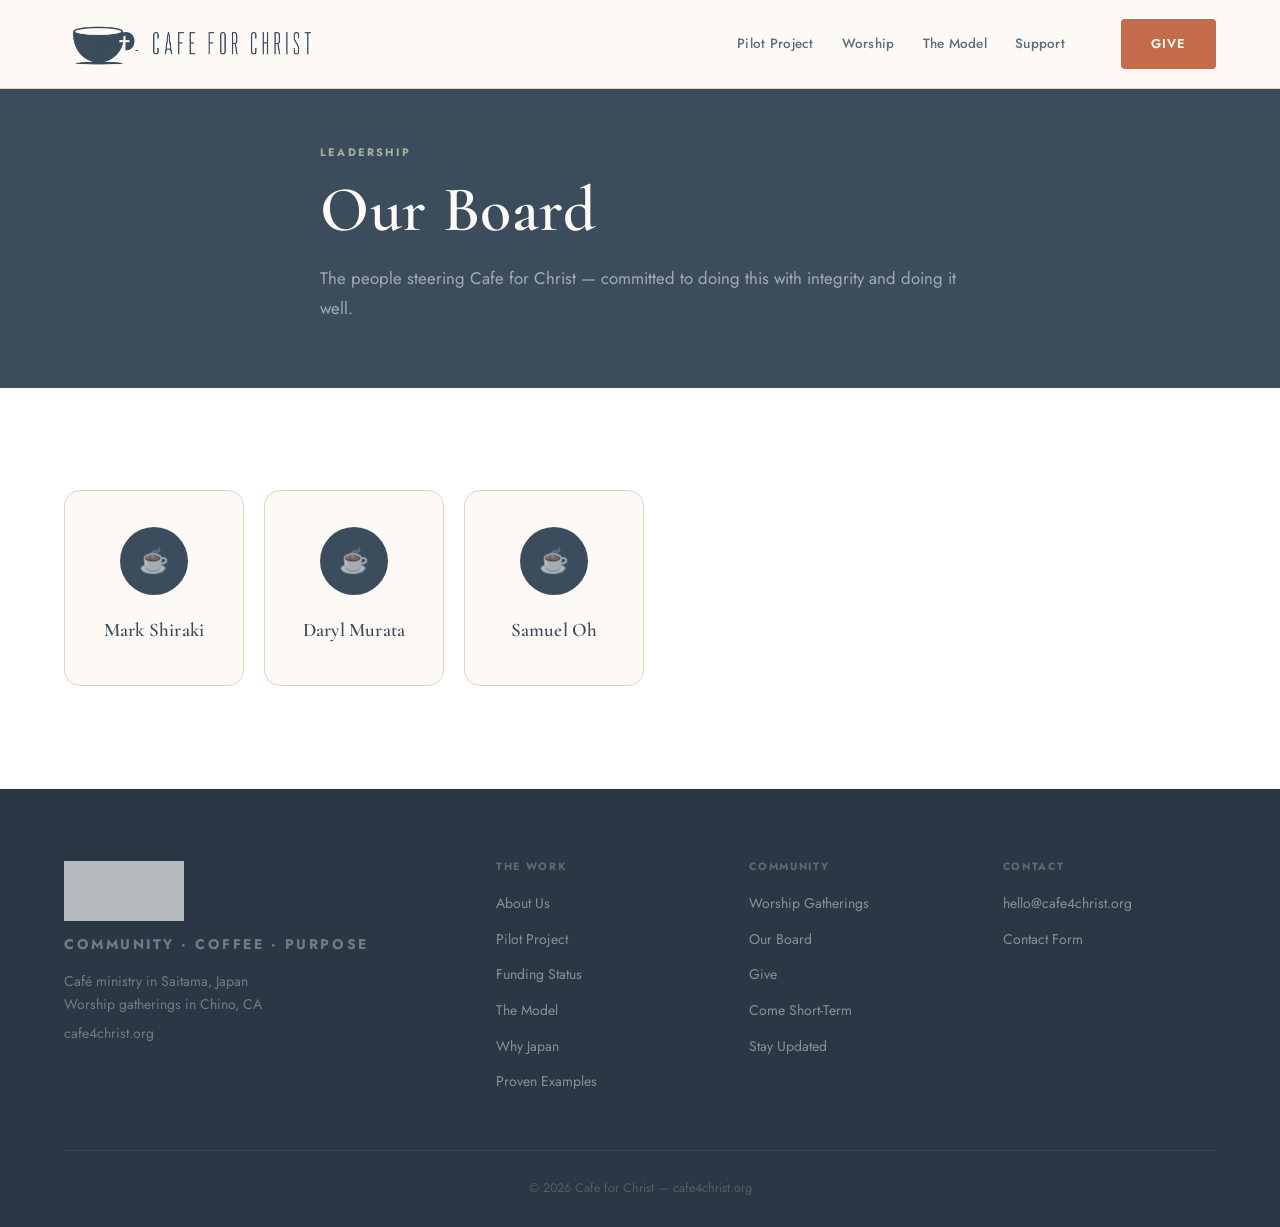
<file: board.html>
<!DOCTYPE html>
<html lang="en">
<head>
  <meta charset="UTF-8" />
  <meta name="viewport" content="width=device-width, initial-scale=1.0" />
  <meta name="description" content="Meet the board of Cafe for Christ — the people steering café ministry in Saitama, Japan." />
  <title>Our Board — Cafe for Christ</title>
  <link rel="icon" type="image/png" href="favicon.png" />
  <link rel="preconnect" href="https://fonts.googleapis.com" />
  <link rel="preconnect" href="https://fonts.gstatic.com" crossorigin />
  <link href="https://fonts.googleapis.com/css2?family=Cormorant+Garamond:ital,wght@0,400;0,500;0,600;0,700;1,400&family=Jost:wght@300;400;500;600;700&display=swap" rel="stylesheet" />
  <link rel="stylesheet" href="css/style.css" />
</head>
<body>

  <!-- ========== NAVIGATION ========== -->
  <header class="site-nav" id="site-nav">
    <div class="nav-inner">
      <a href="index.html" class="nav-logo-link" aria-label="Cafe for Christ home">
        <img src="img/logo-horizontal.png" alt="Cafe for Christ" class="nav-logo-img" />
      </a>
      <nav class="nav-links" id="nav-links" aria-label="Main navigation">
        <a href="index.html#pilot-project">Pilot Project</a>
        <a href="index.html#worship">Worship</a>
        <a href="index.html#the-model">The Model</a>
        <a href="index.html#support">Support</a>
      </nav>
      <a href="https://www.zeffy.com/en-US/donation-form/cafe4christ" target="_blank" rel="noopener noreferrer" class="btn btn-primary nav-cta">Give</a>
      <button class="hamburger" id="hamburger" aria-label="Toggle menu" aria-expanded="false">
        <span></span><span></span><span></span>
      </button>
    </div>
  </header>

  <!-- ========== PAGE HEADER ========== -->
  <section class="page-hero">
    <div class="page-hero-inner">
      <span class="section-label">Leadership</span>
      <h1>Our Board</h1>
      <p>The people steering Cafe for Christ &mdash; committed to doing this with integrity and doing it well.</p>
    </div>
  </section>

  <!-- ========== BOARD MEMBERS ========== -->
  <section class="board-section board-page" aria-labelledby="board-heading">
    <div class="board-inner">
      <div class="board-grid board-grid-page">
        <div class="board-card">
          <div class="board-avatar" aria-hidden="true">&#9749;</div>
          <p class="board-name">Mark Shiraki</p>
        </div>
        <div class="board-card">
          <div class="board-avatar" aria-hidden="true">&#9749;</div>
          <p class="board-name">Daryl Murata</p>
        </div>
        <div class="board-card">
          <div class="board-avatar" aria-hidden="true">&#9749;</div>
          <p class="board-name">Samuel Oh</p>
        </div>
      </div>
    </div>
  </section>

  <!-- ========== FOOTER ========== -->
  <footer class="site-footer">
    <div class="footer-inner">
      <div class="footer-brand">
        <img src="img/logo.png" alt="Cafe for Christ" class="footer-brand-logo" />
        <p class="footer-tagline">Community &middot; Coffee &middot; Purpose</p>
        <p>Café ministry in Saitama, Japan<br>Worship gatherings in Chino, CA</p>
        <p class="footer-domain">cafe4christ.org</p>
      </div>
      <nav class="footer-nav" aria-label="Footer navigation">
        <div class="footer-col">
          <h4>The Work</h4>
          <ul>
            <li><a href="index.html#about">About Us</a></li>
            <li><a href="index.html#pilot-project">Pilot Project</a></li>
            <li><a href="index.html#funding">Funding Status</a></li>
            <li><a href="index.html#the-model">The Model</a></li>
            <li><a href="index.html#why-it-works">Why Japan</a></li>
            <li><a href="index.html#examples">Proven Examples</a></li>
          </ul>
        </div>
        <div class="footer-col">
          <h4>Community</h4>
          <ul>
            <li><a href="index.html#worship">Worship Gatherings</a></li>
            <li><a href="board.html">Our Board</a></li>
            <li><a href="https://www.zeffy.com/en-US/donation-form/cafe4christ" target="_blank" rel="noopener noreferrer">Give</a></li>
            <li><a href="index.html#support">Come Short-Term</a></li>
            <li><a href="index.html#support">Stay Updated</a></li>
          </ul>
        </div>
        <div class="footer-col">
          <h4>Contact</h4>
          <ul>
            <li><a href="mailto:hello@cafe4christ.org">hello@cafe4christ.org</a></li>
            <li><a href="index.html#contact">Contact Form</a></li>
          </ul>
        </div>
      </nav>
    </div>
    <div class="footer-bottom">
      <p>&copy; 2026 Cafe for Christ &mdash; cafe4christ.org</p>
    </div>
  </footer>

  <script src="js/main.js"></script>
</body>
</html>
</file>
<file: css/style.css>
/* ============================================================
   Cafe for Christ — Main Stylesheet
   Brand Guide v1.0 · July 2026
   Colors: Deep Navy #3B4C5D | Warm Cream #FDF9F5 | Terracotta #C46C4A | Sage #8B9680
   Fonts: Cormorant Garamond (display) | Jost (body/UI)
   ============================================================ */

/* ---- Custom Properties ---- */
:root {
  --navy:           #3B4C5D;
  --navy-dark:      #2A3845;
  --navy-mid:       #4D6070;
  --cream:          #FDF9F5;
  --cream-mid:      #F0E8DD;
  --cream-border:   #E0D4C4;
  --terracotta:     #C46C4A;
  --terracotta-hov: #AE5D3D;
  --sage:           #8B9680;
  --sage-light:     #A5AF9C;
  --text:           #3B4C5D;
  --text-mid:       #5A6E7D;
  --text-light:     #8A9EAE;
  --white:          #FFFFFF;

  --success:        #3A7A52;
  --success-bg:     #EAF3EE;
  --success-border: #BEE0CB;
  --warning-bg:     #FBF0EB;
  --warning-border: #EAC9B8;

  --font-display: 'Cormorant Garamond', 'Big Caslon', Georgia, serif;
  --font-sans:    'Jost', 'Montserrat', -apple-system, BlinkMacSystemFont, sans-serif;

  --nav-h:      88px;
  --max-w:      1280px;
  --pad-x:      clamp(20px, 5vw, 80px);
  --section-y:  clamp(64px, 8vw, 112px);

  --radius:     8px;
  --radius-lg:  16px;
  --shadow-sm:  0 2px 12px rgba(59,76,93,0.08);
  --shadow-md:  0 6px 28px rgba(59,76,93,0.12);
  --shadow-lg:  0 16px 48px rgba(59,76,93,0.18);

  --transition: 0.2s ease;
}

/* ---- Reset ---- */
*, *::before, *::after { box-sizing: border-box; margin: 0; padding: 0; }
html { scroll-behavior: smooth; font-size: 16px; }
body {
  font-family: var(--font-sans);
  color: var(--text);
  background: var(--white);
  -webkit-font-smoothing: antialiased;
  -moz-osx-font-smoothing: grayscale;
  line-height: 1.6;
}
img { display: block; max-width: 100%; height: auto; }
a { text-decoration: none; color: inherit; }
ul { list-style: none; }
button { font-family: inherit; cursor: pointer; }

/* ---- Typography ---- */
h1, h2, h3, h4 {
  font-family: var(--font-display);
  line-height: 1.1;
  font-weight: 600;
  color: var(--text);
  letter-spacing: 0.01em;
}
h1 { font-size: clamp(2.4rem, 5vw, 4.2rem); }
h2 { font-size: clamp(2rem, 3.5vw, 3rem); }
h3 { font-size: clamp(1.25rem, 2vw, 1.6rem); }

p {
  line-height: 1.78;
  color: var(--text-mid);
  font-size: clamp(0.95rem, 1.2vw, 1.05rem);
}

/* ---- Utility Labels ---- */
.section-label {
  display: block;
  font-family: var(--font-sans);
  font-size: 0.68rem;
  font-weight: 700;
  letter-spacing: 0.20em;
  text-transform: uppercase;
  color: var(--terracotta);
  margin-bottom: 14px;
}
.section-label-muted { color: rgba(253,249,245,0.45); }

.eyebrow {
  display: block;
  font-family: var(--font-sans);
  font-size: 0.7rem;
  font-weight: 600;
  letter-spacing: 0.18em;
  text-transform: uppercase;
  color: var(--sage-light);
  margin-bottom: 22px;
}

.section-intro {
  font-size: 1.02rem;
  line-height: 1.78;
  color: var(--text-mid);
  max-width: 620px;
  margin-top: 12px;
}

/* ---- Buttons ---- */
.btn {
  display: inline-flex;
  align-items: center;
  justify-content: center;
  padding: 13px 28px;
  border-radius: 4px;
  font-family: var(--font-sans);
  font-size: 0.8rem;
  font-weight: 600;
  letter-spacing: 0.08em;
  text-transform: uppercase;
  transition: background var(--transition), border-color var(--transition), transform var(--transition), box-shadow var(--transition);
  border: 2px solid transparent;
  white-space: nowrap;
}
.btn-lg { padding: 16px 36px; font-size: 0.86rem; }

.btn-primary {
  background: var(--terracotta);
  color: var(--white);
  border-color: var(--terracotta);
}
.btn-primary:hover {
  background: var(--terracotta-hov);
  border-color: var(--terracotta-hov);
  transform: translateY(-1px);
  box-shadow: 0 4px 16px rgba(196,108,74,0.32);
}

.btn-ghost {
  background: transparent;
  color: rgba(255,255,255,0.82);
  border-color: rgba(255,255,255,0.40);
}
.btn-ghost:hover {
  background: rgba(255,255,255,0.10);
  border-color: rgba(255,255,255,0.72);
  color: var(--white);
}

.btn-navy {
  background: var(--navy);
  color: var(--white);
  border-color: var(--navy);
}
.btn-navy:hover {
  background: var(--navy-dark);
  border-color: var(--navy-dark);
  transform: translateY(-1px);
  box-shadow: var(--shadow-sm);
}

.btn-outline {
  background: transparent;
  color: var(--navy);
  border-color: var(--navy);
}
.btn-outline:hover {
  background: var(--navy);
  color: var(--white);
}

.btn-outline-light {
  background: transparent;
  color: rgba(253,249,245,0.72);
  border-color: rgba(253,249,245,0.30);
}
.btn-outline-light:hover {
  background: rgba(253,249,245,0.10);
  border-color: rgba(253,249,245,0.60);
  color: var(--cream);
}

.text-link {
  font-size: 0.88rem;
  font-weight: 600;
  color: var(--terracotta);
  letter-spacing: 0.02em;
  transition: color var(--transition);
}
.text-link:hover { color: var(--navy); }

/* ============================================================
   NAVIGATION
   ============================================================ */
.site-nav {
  position: fixed;
  top: 0; left: 0; right: 0;
  z-index: 900;
  background: var(--cream);
  border-bottom: 1px solid var(--cream-border);
  transition: box-shadow 0.3s ease;
}
.site-nav.scrolled { box-shadow: 0 2px 20px rgba(59,76,93,0.10); }

.nav-inner {
  max-width: var(--max-w);
  margin: 0 auto;
  padding: 0 var(--pad-x);
  height: var(--nav-h);
  display: flex;
  align-items: center;
  gap: 40px;
}

.nav-logo-link { flex-shrink: 0; display: flex; align-items: center; }
.nav-logo-img  { height: 54px; width: auto; }

.nav-links {
  display: flex;
  align-items: center;
  gap: 28px;
  margin-left: auto;
}
.nav-links a {
  font-size: 0.84rem;
  font-weight: 500;
  color: var(--text-mid);
  letter-spacing: 0.02em;
  transition: color var(--transition);
}
.nav-links a:hover { color: var(--navy); }
.nav-cta { margin-left: 16px; }

.nav-give-btn { border: none; }

.hamburger {
  display: none;
  flex-direction: column;
  gap: 5px;
  background: none;
  border: none;
  padding: 8px;
  margin-left: auto;
}
.hamburger span {
  display: block;
  width: 22px;
  height: 2px;
  background: var(--navy);
  border-radius: 2px;
  transition: all 0.3s ease;
}
.hamburger.open span:nth-child(1) { transform: translateY(7px) rotate(45deg); }
.hamburger.open span:nth-child(2) { opacity: 0; transform: scaleX(0); }
.hamburger.open span:nth-child(3) { transform: translateY(-7px) rotate(-45deg); }

/* ============================================================
   HERO
   ============================================================ */
.hero {
  display: grid;
  grid-template-columns: 1fr 1fr;
  min-height: 100vh;
  padding-top: var(--nav-h);
}

.hero-text-side {
  background: var(--navy);
  display: flex;
  align-items: center;
  padding: 72px var(--pad-x);
}
.hero-text-inner { max-width: 560px; }

.hero-text-inner h1 {
  color: var(--white);
  margin-bottom: 24px;
  line-height: 1.08;
}

.hero-sub {
  color: rgba(253,249,245,0.52);
  font-size: clamp(1rem, 1.3vw, 1.12rem);
  margin-bottom: 42px;
  font-weight: 300;
  line-height: 1.82;
}

.hero-actions { display: flex; flex-wrap: wrap; gap: 14px; }

.hero-partner-link {
  display: inline-block;
  margin-top: 22px;
  font-size: 0.875rem;
  font-weight: 500;
  color: rgba(253,249,245,0.30);
  letter-spacing: 0.03em;
  transition: color var(--transition);
}
.hero-partner-link:hover { color: var(--sage-light); }

.hero-image-side {
  position: relative;
  overflow: hidden;
  min-height: 420px;
}
.hero-image-side img {
  position: absolute;
  inset: 0;
  width: 100%;
  height: 100%;
  object-fit: cover;
  object-position: center;
}

/* ============================================================
   STATS STRIP
   ============================================================ */
.stats-strip {
  background: var(--navy-dark);
  padding: 44px var(--pad-x);
}
.stats-strip-inner {
  max-width: var(--max-w);
  margin: 0 auto;
  display: flex;
  align-items: center;
  justify-content: center;
}
.stat-item {
  flex: 1;
  display: flex;
  flex-direction: column;
  align-items: center;
  text-align: center;
  padding: 0 24px;
}
.stat-num {
  font-family: var(--font-display);
  font-size: clamp(2.2rem, 4vw, 3.4rem);
  font-weight: 600;
  color: var(--cream);
  line-height: 1;
  margin-bottom: 8px;
  letter-spacing: 0.02em;
}
.stat-label {
  font-size: 0.7rem;
  font-weight: 600;
  letter-spacing: 0.12em;
  text-transform: uppercase;
  color: rgba(253,249,245,0.35);
  line-height: 1.5;
}
.stat-div {
  width: 1px;
  height: 56px;
  background: rgba(253,249,245,0.10);
  flex-shrink: 0;
}

/* ============================================================
   PILOT PROJECT (featured navy section)
   ============================================================ */
.pilot-section {
  background: var(--navy);
  padding: var(--section-y) var(--pad-x);
}
.pilot-inner { max-width: var(--max-w); margin: 0 auto; }

.pilot-header {
  max-width: 700px;
  margin-bottom: 60px;
}
.pilot-header h2 {
  color: var(--cream);
  margin-bottom: 22px;
  line-height: 1.08;
}
.pilot-intro {
  color: rgba(253,249,245,0.55);
  font-size: 1.05rem;
  line-height: 1.82;
}

.pilot-cards {
  display: grid;
  grid-template-columns: repeat(3, 1fr);
  gap: 20px;
}
.pilot-card {
  background: rgba(253,249,245,0.05);
  border: 1px solid rgba(253,249,245,0.09);
  border-top: 3px solid var(--terracotta);
  border-radius: 0 0 var(--radius) var(--radius);
  padding: 30px 26px 28px;
  transition: background var(--transition);
}
.pilot-card:hover { background: rgba(253,249,245,0.08); }
.pilot-card-label {
  display: block;
  font-size: 0.65rem;
  font-weight: 700;
  letter-spacing: 0.18em;
  text-transform: uppercase;
  color: var(--terracotta);
  margin-bottom: 14px;
}
.pilot-card h3 {
  color: var(--cream);
  font-size: clamp(1.1rem, 1.8vw, 1.4rem);
  margin-bottom: 14px;
}
.pilot-card p {
  color: rgba(253,249,245,0.50);
  font-size: 0.93rem;
  line-height: 1.75;
}

/* ============================================================
   FUNDING STATUS
   ============================================================ */
.funding-section {
  padding: var(--section-y) var(--pad-x);
  background: var(--white);
}
.funding-inner { max-width: var(--max-w); margin: 0 auto; }
.funding-header { margin-bottom: 52px; max-width: 620px; }

.funding-grid {
  display: grid;
  grid-template-columns: 1fr 1fr;
  gap: 28px;
  align-items: start;
}
.funding-col {
  border-radius: var(--radius-lg);
  padding: 40px 36px;
}
.funding-col.funded {
  background: var(--success-bg);
  border: 1.5px solid var(--success-border);
}
.funding-col.needed {
  background: var(--warning-bg);
  border: 1.5px solid var(--warning-border);
}

.funding-col-header {
  display: flex;
  align-items: center;
  gap: 12px;
  margin-bottom: 32px;
}
.funding-col-header h3 {
  font-family: var(--font-sans);
  font-size: 1rem;
  font-weight: 700;
  color: var(--text);
  letter-spacing: 0.02em;
}
.status-dot {
  width: 10px;
  height: 10px;
  border-radius: 50%;
  flex-shrink: 0;
}
.status-dot.green  { background: var(--success); }
.status-dot.orange { background: var(--terracotta); }

.funding-list {
  display: flex;
  flex-direction: column;
  gap: 22px;
}
.funding-list li {
  display: flex;
  gap: 14px;
  align-items: flex-start;
}
.f-icon {
  font-size: 1rem;
  margin-top: 2px;
  flex-shrink: 0;
  line-height: 1.5;
  color: var(--success);
}
.f-icon.partial { color: #6BAA82; font-size: 0.9rem; }
.f-icon.need    { color: var(--terracotta); font-size: 0.65rem; margin-top: 6px; }

.funding-list strong {
  display: block;
  font-family: var(--font-sans);
  font-size: 0.95rem;
  font-weight: 600;
  color: var(--text);
  margin-bottom: 4px;
}
.funding-list p { font-size: 0.88rem; line-height: 1.65; margin: 0; }
.funding-cta { margin-top: 32px; }

/* ============================================================
   WORSHIP SERVICE
   ============================================================ */
.worship-section {
  background: var(--cream);
  padding: var(--section-y) var(--pad-x);
}
.worship-inner {
  max-width: var(--max-w);
  margin: 0 auto;
  display: grid;
  grid-template-columns: 1fr 1fr;
  gap: clamp(40px, 6vw, 90px);
  align-items: center;
}
.worship-text h2 { margin-bottom: 20px; }
.worship-text > p { margin-bottom: 0; }

.worship-details {
  margin-top: 36px;
  border-radius: var(--radius);
  overflow: hidden;
  border: 1px solid var(--cream-border);
  background: var(--white);
  box-shadow: var(--shadow-sm);
}
.worship-row {
  display: flex;
  align-items: stretch;
  border-bottom: 1px solid var(--cream-border);
}
.worship-row:last-child { border-bottom: none; }
.worship-row-label {
  width: 110px;
  flex-shrink: 0;
  padding: 16px 20px;
  background: var(--navy);
  font-size: 0.66rem;
  font-weight: 700;
  letter-spacing: 0.16em;
  text-transform: uppercase;
  color: rgba(253,249,245,0.48);
  display: flex;
  align-items: center;
}
.worship-row-value {
  padding: 16px 22px;
  font-size: 0.97rem;
  font-weight: 500;
  color: var(--text);
  line-height: 1.5;
  display: flex;
  align-items: center;
}
.worship-row-value em {
  font-style: italic;
  color: var(--text-light);
  font-size: 0.88rem;
  font-weight: 400;
}

.worship-cta { margin-top: 30px; }

.worship-image {
  border-radius: var(--radius-lg);
  overflow: hidden;
  aspect-ratio: 4 / 3;
  box-shadow: var(--shadow-md);
}
.worship-image img { width: 100%; height: 100%; object-fit: cover; }

/* ============================================================
   TWO-COLUMN ABOUT
   ============================================================ */
.two-col-section { padding: var(--section-y) var(--pad-x); background: var(--white); }
.two-col-inner {
  max-width: var(--max-w);
  margin: 0 auto;
  display: grid;
  grid-template-columns: 1fr 1fr;
  gap: clamp(40px, 6vw, 90px);
  align-items: center;
}
.two-col-image {
  border-radius: var(--radius-lg);
  overflow: hidden;
  aspect-ratio: 4 / 3;
  box-shadow: var(--shadow-md);
}
.two-col-image img { width: 100%; height: 100%; object-fit: cover; }
.two-col-text h2 { margin-bottom: 22px; }
.two-col-text p  { margin-bottom: 18px; }
.two-col-text p:last-child { margin-bottom: 0; }

/* ============================================================
   THE MODEL
   ============================================================ */
.model-section { padding: var(--section-y) var(--pad-x); background: var(--cream); }
.model-inner { max-width: var(--max-w); margin: 0 auto; }
.model-header { margin-bottom: 52px; max-width: 600px; }

.model-blocks {
  display: grid;
  grid-template-columns: repeat(3, 1fr);
  gap: 24px;
}
.model-block {
  padding: 32px 28px 28px;
  background: var(--white);
  border-top: 3px solid var(--terracotta);
  border-radius: 0 0 var(--radius) var(--radius);
  box-shadow: var(--shadow-sm);
}
.model-num {
  display: block;
  font-family: var(--font-sans);
  font-size: 0.64rem;
  font-weight: 700;
  letter-spacing: 0.18em;
  text-transform: uppercase;
  color: var(--terracotta);
  margin-bottom: 12px;
}
.model-block h3 { font-size: clamp(1rem, 1.7vw, 1.3rem); margin-bottom: 14px; }
.model-block p { font-size: 0.93rem; line-height: 1.75; margin-bottom: 12px; }
.model-block p:last-child { margin-bottom: 0; }
.model-roles {
  margin: 14px 0;
  padding: 14px 16px;
  background: var(--cream);
  border-radius: 4px;
  border-left: 2px solid var(--sage);
  display: flex;
  flex-direction: column;
  gap: 6px;
}
.model-roles p { font-size: 0.88rem; margin: 0; color: var(--text); line-height: 1.5; }

/* ============================================================
   WHY IT WORKS — ACCORDION
   ============================================================ */
.why-section { background: var(--white); padding: var(--section-y) var(--pad-x); }
.why-inner { max-width: var(--max-w); margin: 0 auto; }
.why-header { margin-bottom: 52px; }
.why-header h2 { max-width: 480px; }

.accordion { border-top: 1px solid var(--cream-border); }
.acc-item  { border-bottom: 1px solid var(--cream-border); }

.acc-trigger {
  width: 100%;
  display: grid;
  grid-template-columns: 52px 1fr 28px;
  align-items: center;
  gap: 20px;
  padding: 26px 0;
  background: none;
  border: none;
  text-align: left;
  cursor: pointer;
}
.acc-trigger:hover .acc-title { color: var(--terracotta); }
.acc-num {
  font-family: var(--font-display);
  font-size: 1rem;
  font-weight: 600;
  color: var(--terracotta);
}
.acc-title {
  font-family: var(--font-display);
  font-size: clamp(1.15rem, 1.8vw, 1.45rem);
  font-weight: 600;
  color: var(--text);
  transition: color var(--transition);
  letter-spacing: 0.01em;
}
.acc-icon { position: relative; width: 18px; height: 18px; flex-shrink: 0; }
.acc-icon::before,
.acc-icon::after {
  content: '';
  position: absolute;
  background: var(--text-light);
  border-radius: 2px;
  transition: transform 0.3s ease, opacity 0.3s ease;
}
.acc-icon::before { width: 18px; height: 2px; top: 8px; left: 0; }
.acc-icon::after  { width: 2px; height: 18px; top: 0; left: 8px; }
.acc-trigger[aria-expanded="true"] .acc-icon::after { transform: rotate(90deg); opacity: 0; }

.acc-body { overflow: hidden; }
.acc-body[hidden] { display: none; }
.acc-body-inner { padding-bottom: 36px; margin-left: 72px; }
.acc-body-inner img {
  width: 100%;
  max-width: 680px;
  max-height: 280px;
  object-fit: cover;
  border-radius: var(--radius);
  margin-bottom: 22px;
}
.acc-body-inner p { max-width: 620px; font-size: 1.02rem; }

/* ============================================================
   REAL EXAMPLES
   ============================================================ */
.places-section { padding: var(--section-y) var(--pad-x); background: var(--cream); }
.places-inner { max-width: var(--max-w); margin: 0 auto; }
.places-header { margin-bottom: 52px; }

.cards-grid {
  display: grid;
  grid-template-columns: repeat(3, 1fr);
  gap: 24px;
}
.place-card {
  border-radius: var(--radius-lg);
  overflow: hidden;
  background: var(--white);
  box-shadow: var(--shadow-sm);
  border: 1px solid var(--cream-border);
  transition: transform var(--transition), box-shadow var(--transition);
}
.place-card:hover { transform: translateY(-4px); box-shadow: var(--shadow-md); }

.place-card-img { position: relative; aspect-ratio: 4 / 3; overflow: hidden; }
.place-card-img img {
  width: 100%;
  height: 100%;
  object-fit: cover;
  transition: transform 0.5s ease;
}
.place-card:hover .place-card-img img { transform: scale(1.04); }

.place-tag {
  position: absolute;
  bottom: 14px;
  left: 14px;
  background: var(--terracotta);
  color: var(--white);
  font-size: 0.68rem;
  font-weight: 700;
  letter-spacing: 0.10em;
  text-transform: uppercase;
  padding: 4px 10px;
  border-radius: 3px;
}
.place-card-body { padding: 26px 26px 28px; }
.place-card-body h3 { color: var(--text); margin-bottom: 10px; }
.place-card-body p  { font-size: 0.93rem; margin-bottom: 18px; line-height: 1.65; }

/* ============================================================
   PAGE HERO (inner pages)
   ============================================================ */
.page-hero {
  background: var(--navy);
  padding: calc(var(--nav-h) + 56px) var(--pad-x) 64px;
}
.page-hero-inner {
  max-width: var(--max-w);
  margin: 0 auto;
  max-width: 640px;
}
.page-hero .section-label { color: var(--sage-light); }
.page-hero h1 { color: var(--cream); margin-bottom: 18px; }
.page-hero p  { color: rgba(253,249,245,0.55); font-size: 1.05rem; }

.board-page { padding-top: var(--section-y); padding-bottom: var(--section-y); }
.board-grid-page { grid-template-columns: repeat(3, 1fr); max-width: 780px; }

/* ============================================================
   BOARD MEMBERS
   ============================================================ */
.board-section { padding: var(--section-y) var(--pad-x); background: var(--white); }
.board-inner { max-width: var(--max-w); margin: 0 auto; }
.board-header { margin-bottom: 52px; max-width: 560px; }

.board-grid {
  display: grid;
  grid-template-columns: repeat(4, 1fr);
  gap: 20px;
}
.board-card {
  background: var(--cream);
  border-radius: var(--radius-lg);
  padding: 36px 24px 32px;
  text-align: center;
  border: 1px solid var(--cream-border);
  transition: box-shadow var(--transition), transform var(--transition);
}
.board-card:hover {
  box-shadow: var(--shadow-md);
  transform: translateY(-3px);
}
.board-avatar {
  width: 68px;
  height: 68px;
  border-radius: 50%;
  background: var(--navy);
  display: flex;
  align-items: center;
  justify-content: center;
  font-size: 1.5rem;
  margin: 0 auto 18px;
  color: rgba(253,249,245,0.65);
}
.board-name {
  font-family: var(--font-display);
  font-size: 1.2rem;
  font-weight: 600;
  color: var(--text);
  margin-bottom: 6px;
  letter-spacing: 0.01em;
}
.board-role {
  font-family: var(--font-sans);
  font-size: 0.7rem;
  font-weight: 700;
  letter-spacing: 0.14em;
  text-transform: uppercase;
  color: var(--terracotta);
}

/* ============================================================
   SUPPORT / GET INVOLVED
   ============================================================ */
.involved-section { background: var(--navy-dark); padding: var(--section-y) var(--pad-x); }
.involved-inner { max-width: var(--max-w); margin: 0 auto; }
.involved-header { margin-bottom: 52px; }
.involved-header h2 { color: var(--cream); }
.involved-header .section-intro { color: rgba(253,249,245,0.48); }

.involved-grid {
  display: grid;
  grid-template-columns: repeat(4, 1fr);
  gap: 20px;
}
.involved-card {
  background: rgba(253,249,245,0.05);
  border: 1px solid rgba(253,249,245,0.09);
  border-radius: var(--radius-lg);
  padding: 32px 24px 28px;
  display: flex;
  flex-direction: column;
  transition: background var(--transition);
}
.involved-card:hover { background: rgba(253,249,245,0.08); }
.involved-icon { font-size: 1.7rem; margin-bottom: 18px; line-height: 1; }
.involved-card h3 {
  color: var(--cream);
  font-family: var(--font-display);
  font-size: 1.2rem;
  font-weight: 600;
  margin-bottom: 10px;
}
.involved-card > p {
  font-size: 0.92rem;
  line-height: 1.7;
  color: rgba(253,249,245,0.48);
  margin-bottom: 24px;
  flex: 1;
}
.involved-card .btn { align-self: flex-start; }

/* ============================================================
   CONTACT
   ============================================================ */
.contact-section { background: var(--cream); padding: var(--section-y) var(--pad-x); }
.contact-inner {
  max-width: var(--max-w);
  margin: 0 auto;
  display: grid;
  grid-template-columns: 1fr 1.6fr;
  gap: clamp(40px, 6vw, 90px);
  align-items: start;
}
.contact-text h2  { margin-bottom: 18px; }
.contact-text p   { margin-bottom: 12px; }
.contact-text p:last-child { margin-bottom: 0; }
.contact-email-link {
  color: var(--terracotta);
  font-weight: 600;
  transition: color var(--transition);
}
.contact-email-link:hover { color: var(--navy); }

.contact-form { display: flex; flex-direction: column; gap: 18px; }
.form-row { display: flex; flex-direction: column; gap: 5px; }
.form-row label {
  font-size: 0.8rem;
  font-weight: 600;
  letter-spacing: 0.04em;
  color: var(--text);
}
.form-row input,
.form-row select,
.form-row textarea {
  font-family: var(--font-sans);
  font-size: 0.95rem;
  color: var(--text);
  background: var(--white);
  border: 1.5px solid var(--cream-border);
  border-radius: var(--radius);
  padding: 11px 14px;
  transition: border-color var(--transition);
  outline: none;
  width: 100%;
}
.form-row input:focus,
.form-row select:focus,
.form-row textarea:focus { border-color: var(--terracotta); }
.form-row textarea { resize: vertical; min-height: 120px; }
.form-note    { font-size: 0.8rem; color: var(--text-light); margin-top: 2px; }
.form-success { font-size: 0.9rem; color: var(--success); font-weight: 600; margin-top: 4px; }
.form-error   { font-size: 0.9rem; color: #a33; margin-top: 4px; }
.form-error a { color: var(--terracotta); text-decoration: underline; }

/* ============================================================
   FOOTER
   ============================================================ */
.site-footer { background: var(--navy-dark); padding: 72px var(--pad-x) 28px; }
.footer-inner {
  max-width: var(--max-w);
  margin: 0 auto;
  display: grid;
  grid-template-columns: 1fr 2fr;
  gap: 72px;
  padding-bottom: 56px;
  border-bottom: 1px solid rgba(253,249,245,0.07);
}
.footer-brand-logo {
  height: 60px;
  width: auto;
  width: auto;
  margin-bottom: 12px;
  /* invert navy logo to cream for dark background */
  filter: brightness(0) invert(1) opacity(0.65);
}
.footer-tagline {
  font-family: var(--font-sans);
  font-size: 0.65rem;
  font-weight: 700;
  letter-spacing: 0.18em;
  text-transform: uppercase;
  color: rgba(253,249,245,0.25);
  margin-bottom: 14px;
}
.footer-brand p {
  font-size: 0.875rem;
  color: rgba(253,249,245,0.35);
  line-height: 1.65;
}
.footer-domain { font-size: 0.75rem; color: rgba(253,249,245,0.18); margin-top: 6px; }

.footer-nav {
  display: grid;
  grid-template-columns: repeat(3, 1fr);
  gap: 40px;
}
.footer-col h4 {
  font-family: var(--font-sans);
  font-size: 0.66rem;
  font-weight: 700;
  letter-spacing: 0.16em;
  text-transform: uppercase;
  color: rgba(253,249,245,0.26);
  margin-bottom: 18px;
}
.footer-col ul { display: flex; flex-direction: column; gap: 10px; }
.footer-col a {
  font-size: 0.875rem;
  color: rgba(253,249,245,0.46);
  transition: color var(--transition);
}
.footer-col a:hover { color: var(--cream); }

.footer-bottom {
  max-width: var(--max-w);
  margin: 26px auto 0;
  text-align: center;
}
.footer-bottom p { font-size: 0.78rem; color: rgba(253,249,245,0.20); }

/* ============================================================
   REFERENCES
   ============================================================ */
.references-section {
  border-top: 1px solid rgba(253,249,245,0.07);
  padding: 52px var(--pad-x);
}
.references-inner { max-width: var(--max-w); margin: 0 auto; }
.references-inner h4 {
  font-family: var(--font-sans);
  font-size: 0.66rem;
  font-weight: 700;
  letter-spacing: 0.16em;
  text-transform: uppercase;
  color: rgba(253,249,245,0.26);
  margin-bottom: 22px;
}
.references-list {
  list-style: decimal;
  padding-left: 22px;
  display: flex;
  flex-direction: column;
  gap: 10px;
}
.references-list li  { font-size: 0.8rem; color: rgba(253,249,245,0.32); line-height: 1.6; }
.references-list a {
  color: rgba(253,249,245,0.46);
  text-decoration: underline;
  text-underline-offset: 2px;
  transition: color var(--transition);
}
.references-list a:hover { color: var(--cream); }
.references-list em { font-style: italic; }

/* ---- Citation links ---- */
sup { line-height: 0; }
.ref-link {
  font-size: 0.75rem;
  font-weight: 600;
  color: var(--terracotta);
  transition: color var(--transition);
  vertical-align: super;
}
.ref-link:hover { color: var(--navy); }

/* ============================================================
   SAMUEL OH CAMPAIGN BANNER
   ============================================================ */
.campaign-section {
  background: var(--terracotta);
  padding: 88px var(--pad-x);
  text-align: center;
}
.campaign-inner {
  max-width: 740px;
  margin: 0 auto;
}
.campaign-badge {
  display: inline-block;
  background: rgba(255,255,255,0.22);
  color: #fff;
  font-family: var(--font-sans);
  font-size: 0.72rem;
  font-weight: 600;
  letter-spacing: 0.12em;
  text-transform: uppercase;
  padding: 5px 16px;
  border-radius: 100px;
  margin-bottom: 22px;
}
.campaign-section h2 {
  font-family: var(--font-display);
  font-size: clamp(2rem, 4vw, 3rem);
  font-weight: 600;
  color: #fff;
  margin: 0 0 20px;
  line-height: 1.2;
}
.campaign-desc {
  color: rgba(255,255,255,0.88);
  font-size: 1.05rem;
  line-height: 1.75;
  margin: 0 0 36px;
}
.campaign-desc-group {
  text-align: left;
  max-width: 640px;
  margin: 0 auto 36px;
}
.campaign-desc-group .campaign-desc { margin-bottom: 18px; }
.campaign-desc-group .campaign-desc:last-child { margin-bottom: 0; }
.btn-cream {
  background: #fff;
  color: var(--terracotta);
  border-color: #fff;
  font-weight: 600;
}
.btn-cream:hover {
  background: var(--cream-mid);
  border-color: var(--cream-mid);
  color: var(--terracotta-hov);
}

/* Featured support card */
.involved-card-featured {
  border: 2px solid var(--terracotta);
  position: relative;
}
.involved-card-featured::before {
  content: "Most Urgent";
  position: absolute;
  top: -13px;
  left: 24px;
  background: var(--terracotta);
  color: #fff;
  font-family: var(--font-sans);
  font-size: 0.68rem;
  font-weight: 700;
  letter-spacing: 0.1em;
  text-transform: uppercase;
  padding: 3px 12px;
  border-radius: 100px;
}

/* ============================================================
   GROWING VISION (cafeterias + 12 cities)
   ============================================================ */
.vision-section { background: var(--white); padding: var(--section-y) var(--pad-x); }
.vision-inner { max-width: var(--max-w); margin: 0 auto; }
.vision-header { max-width: 720px; margin-bottom: 48px; }
.vision-header p { margin-top: 18px; }

.vision-cards {
  display: grid;
  grid-template-columns: 1fr 1fr;
  gap: 24px;
  margin-bottom: 72px;
}
.vision-card {
  background: var(--cream);
  border: 1px solid var(--cream-border);
  border-top: 3px solid var(--terracotta);
  border-radius: 0 0 var(--radius) var(--radius);
  padding: 34px 32px;
}
.vision-card-label {
  display: block;
  font-size: 0.65rem;
  font-weight: 700;
  letter-spacing: 0.18em;
  text-transform: uppercase;
  color: var(--terracotta);
  margin-bottom: 14px;
}
.vision-card h3 { margin-bottom: 14px; }
.vision-card p { font-size: 0.93rem; line-height: 1.75; }

.vision-cities-header { max-width: 720px; margin-bottom: 36px; }
.vision-cities-header h2 { margin: 8px 0 0; }

.city-grid {
  display: grid;
  grid-template-columns: repeat(4, 1fr);
  gap: 14px;
}
.city-chip {
  display: flex;
  flex-direction: column;
  gap: 4px;
  background: var(--cream);
  border: 1px solid var(--cream-border);
  border-radius: var(--radius);
  padding: 16px 18px;
}
.city-chip.city-active {
  border-color: var(--terracotta);
  background: var(--warning-bg);
}
.city-name {
  font-family: var(--font-display);
  font-weight: 600;
  font-size: 1.15rem;
  color: var(--text);
}
.city-region {
  font-size: 0.7rem;
  letter-spacing: 0.08em;
  text-transform: uppercase;
  color: var(--text-light);
}
.city-status {
  font-size: 0.7rem;
  font-weight: 700;
  letter-spacing: 0.06em;
  text-transform: uppercase;
  color: var(--terracotta);
  margin-top: 4px;
}

.japan-map-wrap {
  margin-top: 56px;
  display: flex;
  justify-content: center;
}
.japan-map-img {
  width: 100%;
  max-width: 720px;
  height: auto;
}

/* ============================================================
   FAQ
   ============================================================ */
.faq-section {
  background: var(--cream);
  padding: 96px var(--pad-x);
}
.faq-inner {
  max-width: 1100px;
  margin: 0 auto;
}
.faq-header {
  text-align: center;
  margin-bottom: 56px;
}
.faq-header h2 {
  font-family: var(--font-display);
  font-size: clamp(2rem, 3.5vw, 2.8rem);
  font-weight: 600;
  color: var(--navy);
  margin: 8px 0 0;
}
.faq-grid {
  display: grid;
  grid-template-columns: repeat(2, 1fr);
  gap: 2px;
  background: var(--cream-border);
  border: 1px solid var(--cream-border);
  border-radius: 12px;
  overflow: hidden;
}
.faq-item {
  background: var(--cream);
  padding: 32px 36px;
}
.faq-item h3 {
  font-family: var(--font-sans);
  font-size: 0.9rem;
  font-weight: 600;
  letter-spacing: 0.06em;
  text-transform: uppercase;
  color: var(--navy);
  margin: 0 0 10px;
}
.faq-item p {
  font-size: 0.97rem;
  line-height: 1.7;
  color: var(--text-mid);
  margin: 0;
}
.faq-link {
  color: var(--terracotta);
  text-decoration: none;
  font-weight: 500;
  border-bottom: 1px solid transparent;
  transition: border-color var(--transition);
}
.faq-link:hover {
  border-bottom-color: var(--terracotta);
}

/* ============================================================
   RESPONSIVE
   ============================================================ */
@media (max-width: 1100px) {
  .involved-grid { grid-template-columns: repeat(2, 1fr); }
  .board-grid    { grid-template-columns: repeat(2, 1fr); }
}

@media (max-width: 900px) {
  /* Nav */
  .nav-links, .nav-cta { display: none; }
  .hamburger { display: flex; }

  .nav-links.nav-open {
    display: flex;
    flex-direction: column;
    align-items: flex-start;
    gap: 0;
    position: absolute;
    top: var(--nav-h);
    left: 0; right: 0;
    background: var(--cream);
    padding: 12px 0 20px;
    border-top: 1px solid var(--cream-border);
    border-bottom: 1px solid var(--cream-border);
    box-shadow: 0 8px 24px rgba(59,76,93,0.10);
  }
  .nav-links.nav-open a {
    display: block;
    width: 100%;
    padding: 14px var(--pad-x);
    font-size: 1rem;
    color: var(--text-mid);
  }
  .nav-cta.nav-open { display: block; margin: 8px var(--pad-x) 0; }

  /* Hero: stack */
  .hero { grid-template-columns: 1fr; min-height: auto; }
  .hero-image-side { order: -1; min-height: 45vw; position: relative; }
  .hero-text-side  { padding: 52px var(--pad-x); }
  .hero-text-inner { max-width: 100%; }

  /* Stack all two-col layouts */
  .two-col-inner  { grid-template-columns: 1fr; }
  .worship-inner  { grid-template-columns: 1fr; }
  .pilot-cards    { grid-template-columns: 1fr; }
  .funding-grid   { grid-template-columns: 1fr; }
  .contact-inner  { grid-template-columns: 1fr; }
  .model-blocks   { grid-template-columns: 1fr; }
  .cards-grid     { grid-template-columns: 1fr; }
  .footer-inner   { grid-template-columns: 1fr; gap: 48px; }
  .faq-grid       { grid-template-columns: 1fr; }
  .vision-cards   { grid-template-columns: 1fr; }
  .city-grid      { grid-template-columns: repeat(3, 1fr); }

  .acc-body-inner { margin-left: 0; }
}

@media (max-width: 600px) {
  .stats-strip-inner { flex-direction: column; gap: 28px; }
  .stat-div { width: 48px; height: 1px; }

  .involved-grid { grid-template-columns: 1fr; }
  .board-grid    { grid-template-columns: 1fr 1fr; }
  .footer-nav    { grid-template-columns: 1fr 1fr; }
  .city-grid     { grid-template-columns: 1fr 1fr; }

  .hero-text-side { padding: 44px 20px; }

  .acc-trigger {
    grid-template-columns: 44px 1fr 24px;
    gap: 12px;
  }

  .funding-col { padding: 28px 24px; }
  .references-list { padding-left: 16px; }
}
</file>
